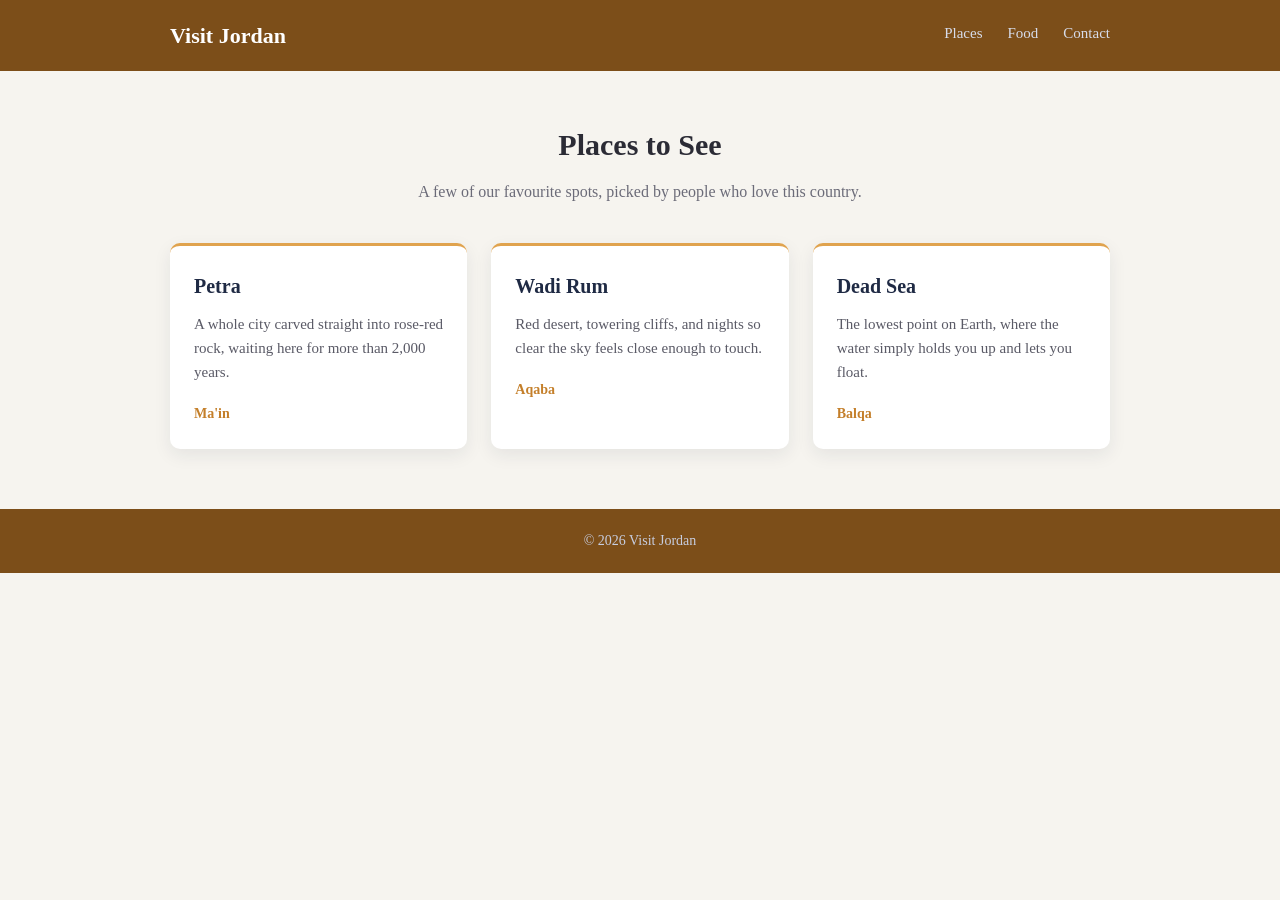
<file: task3/anas-alomoush/index.html>
<!DOCTYPE html>
<html lang="en">
<head>
  <meta charset="UTF-8">
  <meta name="viewport" content="width=device-width, initial-scale=1.0">
  <title>Visit Jordan</title>
  <link rel="stylesheet" href="style.css">
</head>
<body>
  <header class="site-header">
    <div class="container header-inner">
      <h1 class="brand">Visit Jordan</h1>
      <nav class="nav">
        <a href="#">Places</a>
        <a href="#">Food</a>
        <a href="#">Contact</a>
      </nav>
    </div>
  </header>

  <main class="container">
    <h2 class="section-title">Places to See</h2>
    <p class="section-subtitle">A few of our favourite spots, picked by people who love this country.</p>

    <div class="cards">
      <article class="card">
        <h3 class="card-title">Petra</h3>
        <p class="card-text">A whole city carved straight into rose-red rock, waiting here for more than 2,000 years.</p>
        <a class="card-link" href="#">Ma'in</a>
      </article>

      <article class="card">
        <h3 class="card-title">Wadi Rum</h3>
        <p class="card-text">Red desert, towering cliffs, and nights so clear the sky feels close enough to touch.</p>
        <a class="card-link" href="#">Aqaba</a>
      </article>

      <article class="card">
        <h3 class="card-title">Dead Sea</h3>
        <p class="card-text">The lowest point on Earth, where the water simply holds you up and lets you float.</p>
        <a class="card-link" href="#">Balqa</a>
      </article>
    </div>
  </main>
  
  <footer class="site-footer">
    <p>&copy; 2026 Visit Jordan</p>
  </footer>
</body>
</html>
</file>
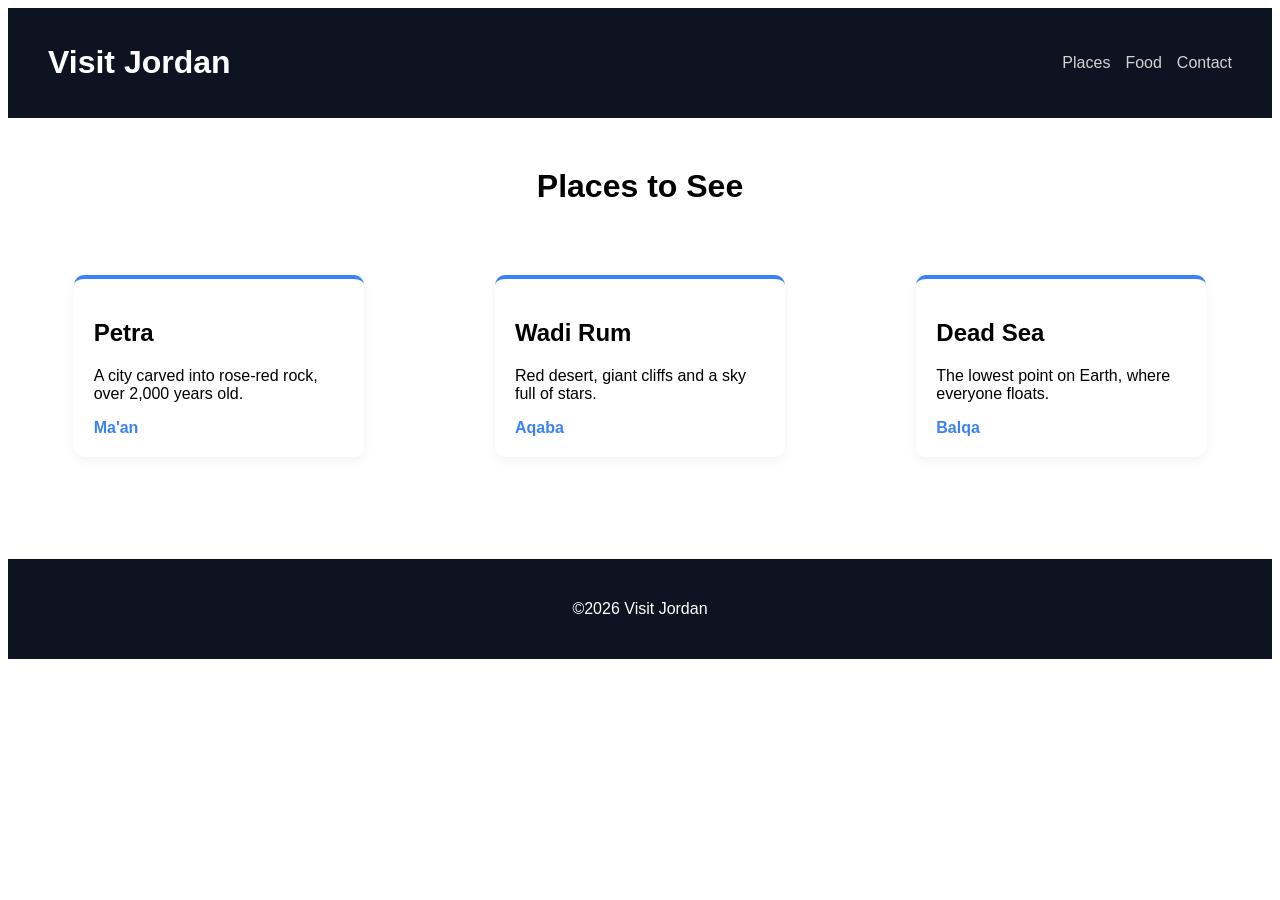
<file: task3/suleiman_dajani/index.html>
<html lang="en">
<head>
  <meta charset="UTF-8">
  <meta name="viewport" content="width=device-width, initial-scale=1.0">
  <title>Visit Jordan</title>
  <link rel="stylesheet" href="style.css">
</head>

<body>

<header class="navbar">
  <h1 class="logo">Visit Jordan</h1>
  <span class="nav-links">
    <a href="https://international.visitjordan.com/where-to-go/" class="links">Places</a>
    <a href="https://international.visitjordan.com/page/13/feasting-in-jordan/" class="links">Food</a>
    <a href="https://international.visitjordan.com/page/25/contact-us/" class="links">Contact</a>
  </span>
</header>

<main>
    <h1 class="title">Places to See</h1>

    <div class="cards-container">
      <div class="card">
        <h2>Petra</h2>
        <p>A city carved into rose-red rock, over 2,000 years old.</p>
        <a class="location" href="https://en.wikipedia.org/wiki/Ma%27an">Ma'an</a>
      </div>

      <div class="card">
        <h2>Wadi Rum</h2>
        <p>Red desert, giant cliffs and a sky full of stars.</p>
        <a class="location" href="https://ar.visitjordan.com/wheretogo/aqaba/">Aqaba</a>
      </div>

      <div class="card">
        <h2>Dead Sea</h2>
        <p>The lowest point on Earth, where everyone floats.</p>
        <a class="location" href="https://welcomejordan.com/about-jordan/jordan-cities/al-balqa-city">Balqa</a>
      </div>
    </div>
</main>

<footer class="footer">
    <p class="copyright">&copy;2026 Visit Jordan</p>
</footer>

</body>
</html>
</file>
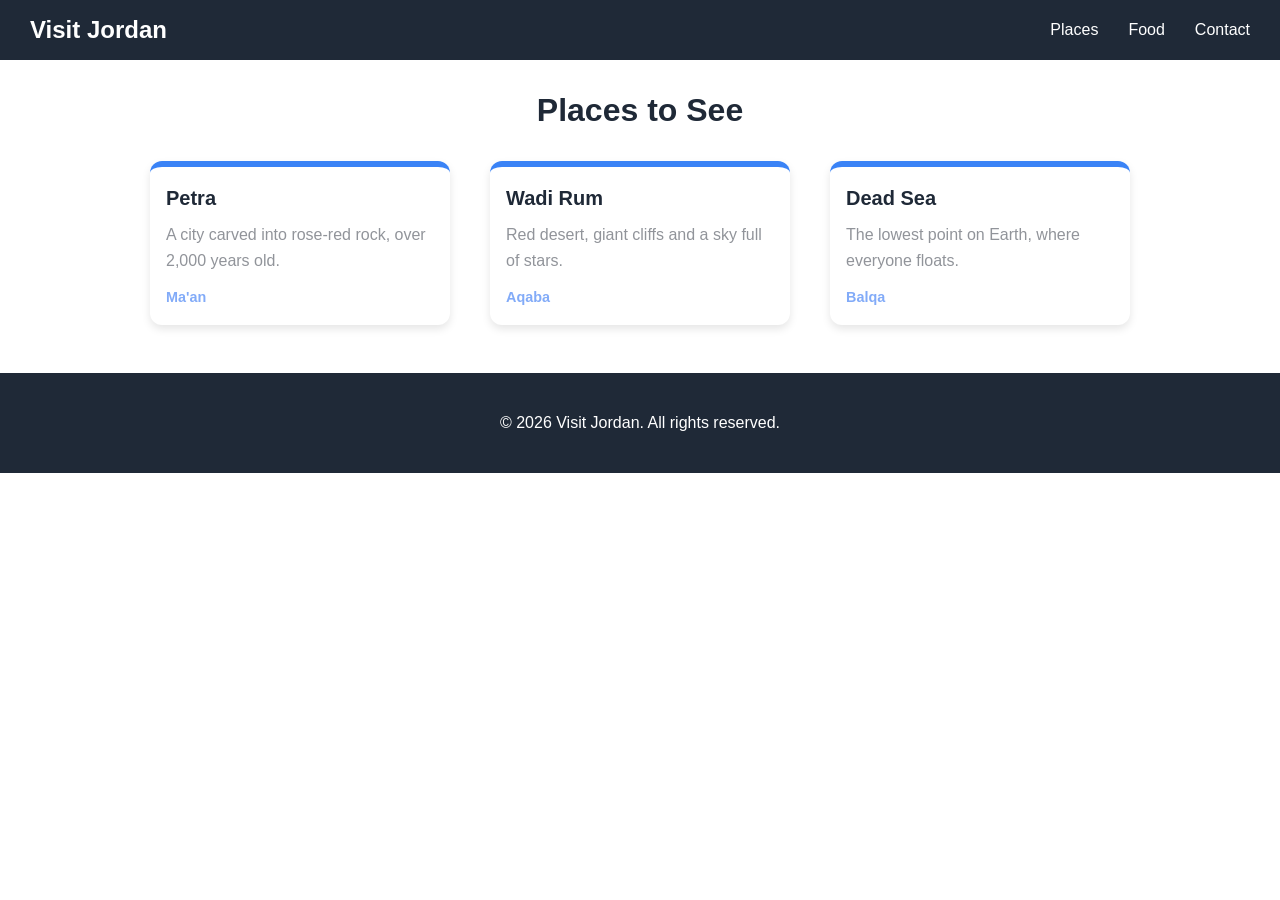
<file: task-3/abdulnour-abdulrahman/GitTask.html>
<!doctype html>
<html lang="en">
  <head>
    <meta charset="UTF-8" />
    <meta name="viewport" content="width=device-width, initial-scale=1.0" />

    <meta
      name="description"
      content="Discover Jordan's most iconic destinations, from Petra to Wadi Rum and the Dead Sea."
    />

    <title>Visit Jordan | Discover the Kingdom</title>

    <link rel="stylesheet" href="GitDesign.css" />
  </head>

  <body>
    <header>
      <nav class="navbar" aria-label="Main navigation">
        <a class="navbar__logo" href="#" aria-label="Visit Jordan home">
          Visit Jordan
        </a>

        <ul class="navbar__links">
          <li><a href="#places">Places</a></li>
          <li><a href="#food">Food</a></li>
          <li><a href="#contact">Contact</a></li>
        </ul>
      </nav>
    </header>

    <main>
      <section class="destinations" id="places">
        <div class="section-heading">
          <h1>Places to See</h1>
        </div>

        <div class="destinations__grid">
          <article class="destination-card">
            <h2 class="destination-card__title">Petra</h2>

            <p class="destination-card__description">
              A city carved into rose-red rock, over 2,000 years old.
            </p>

            <span class="destination-card__location">Ma'an</span>
          </article>

          <article class="destination-card">
            <h2 class="destination-card__title">Wadi Rum</h2>

            <p class="destination-card__description">
              Red desert, giant cliffs and a sky full of stars.
            </p>

            <span class="destination-card__location">Aqaba</span>
          </article>

          <article class="destination-card">
            <h2 class="destination-card__title">Dead Sea</h2>

            <p class="destination-card__description">
              The lowest point on Earth, where everyone floats.
            </p>

            <span class="destination-card__location">Balqa</span>
          </article>
        </div>
      </section>
    </main>

    <footer class="footer" id="contact">
      <p>&copy; 2026 Visit Jordan. All rights reserved.</p>
    </footer>
  </body>
</html>
</file>
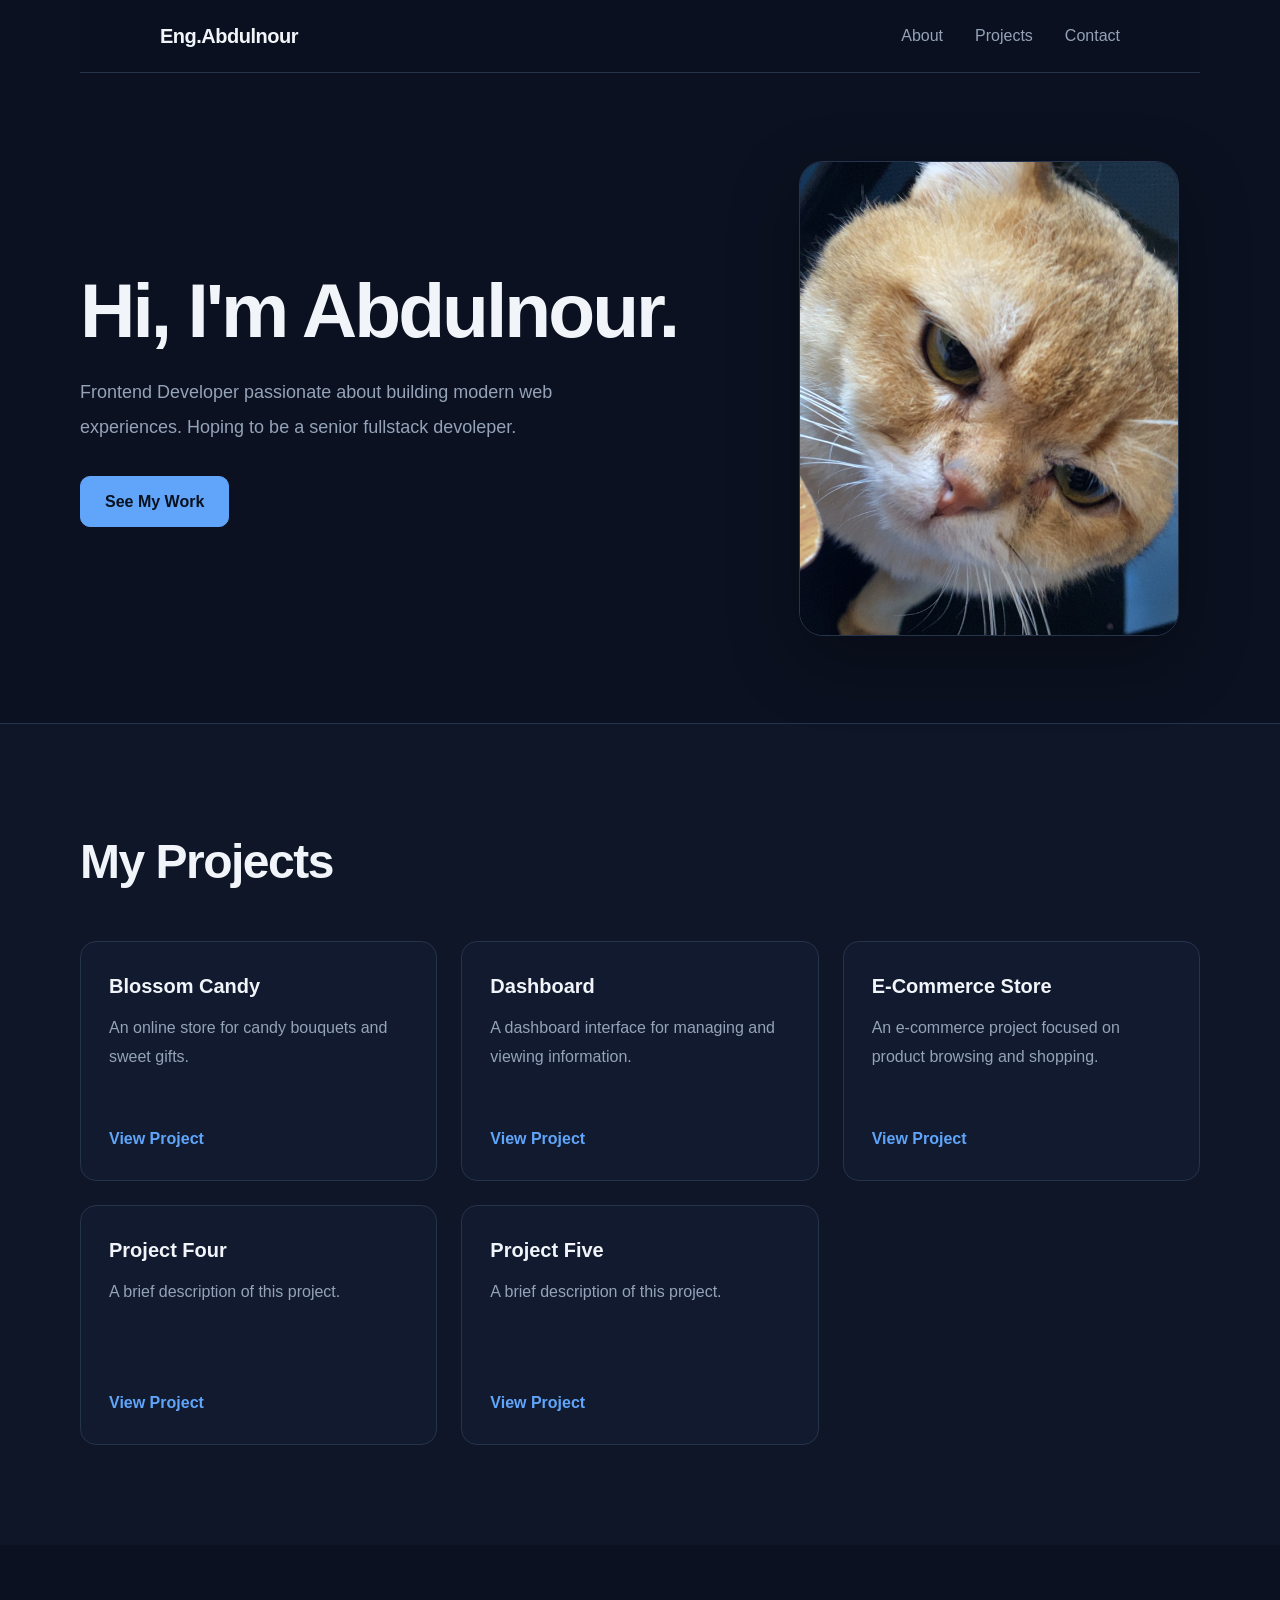
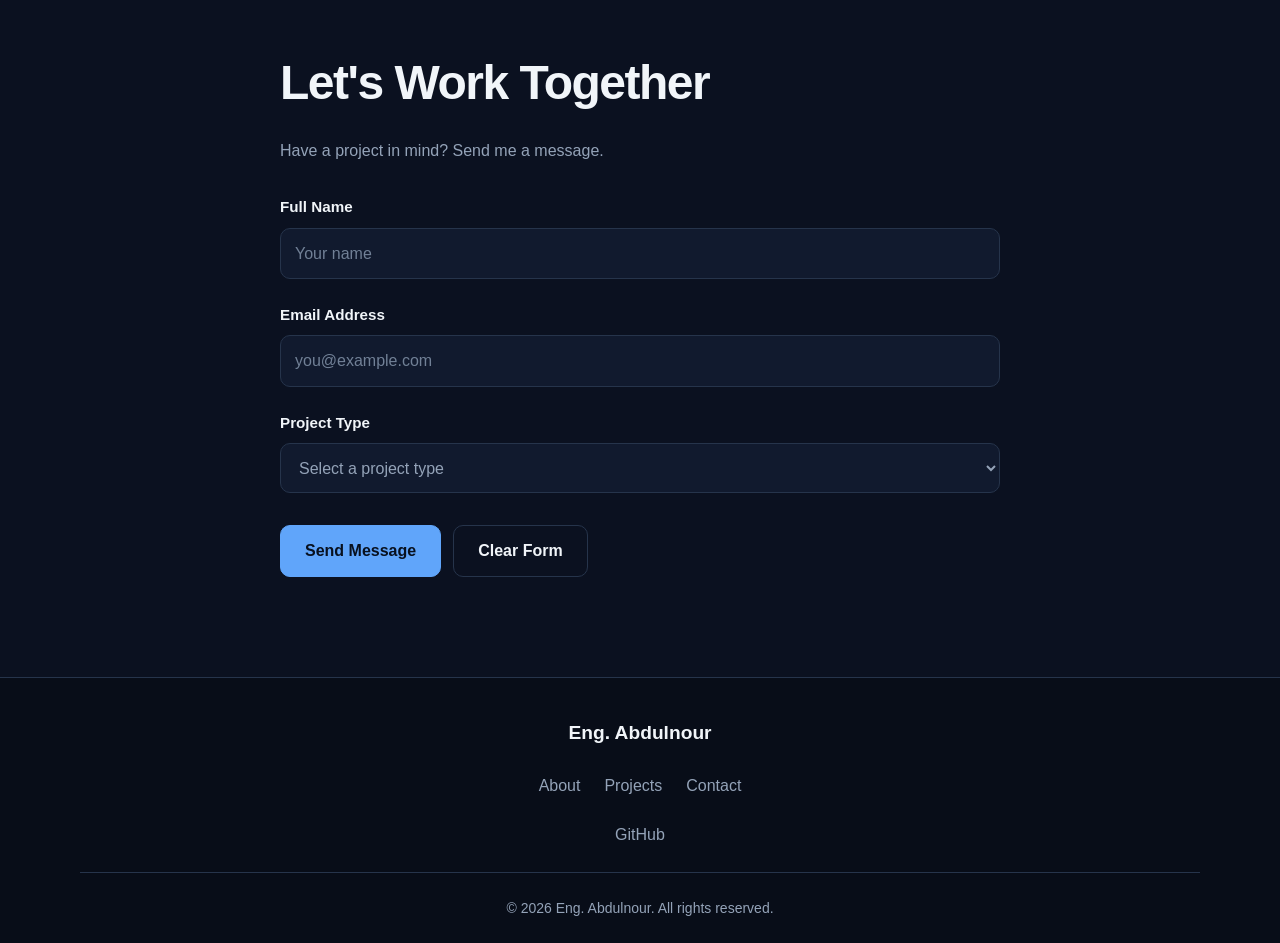
<file: task-3/abdulnour-abdulrahman/portfolio.html>
<!doctype html>
<html lang="en">
  <head>
    <meta charset="UTF-8" />
    <meta name="viewport" content="width=device-width, initial-scale=1.0" />
    <title>My Humble Task :)</title>
    <link rel="stylesheet" href="./design.css" />
  </head>
  <body>
    <nav class="navBar" aria-label="Main navigation">
      <a class="navBrand" href="#home">Eng.Abdulnour</a>
      <ul class="navLinks">
        <li><a href="#home">About</a></li>
        <li><a href="#projects">Projects</a></li>
        <li><a href="#contact">Contact</a></li>
      </ul>
    </nav>

    <section class="hero" id="home">
      <div class="leftSide">
        <div class="introduction">
          <h1>Hi, I'm Abdulnour.</h1>
          <p>
            Frontend Developer passionate about building modern web experiences.
            Hoping to be a senior fullstack devoleper.
          </p>
        </div>

        <div class="heroActions">
          <a class="heroCta" href="#projects">See My Work</a>
        </div>
      </div>

      <div class="rightSide">
        <img class="heroImage" src="./micky.jpeg" alt="Portrait of Abdulnour" />
      </div>
    </section>

    <section
      class="projectsSection"
      id="projects"
      aria-labelledby="projectsTitle"
    >
      <div class="projectsContainer">
        <h2 id="projectsTitle">My Projects</h2>

        <div class="projectsGrid">
          <article class="projectCard">
            <h3>Blossom Candy</h3>
            <p>An online store for candy bouquets and sweet gifts.</p>
            <a
              href="https://blossom-vkle.vercel.app/"
              target="_blank"
              rel="noopener noreferrer"
            >
              View Project
            </a>
          </article>

          <article class="projectCard">
            <h3>Dashboard</h3>
            <p>A dashboard interface for managing and viewing information.</p>
            <a
              href="https://dash-project-lime.vercel.app/"
              target="_blank"
              rel="noopener noreferrer"
            >
              View Project
            </a>
          </article>

          <article class="projectCard">
            <h3>E-Commerce Store</h3>
            <p>
              An e-commerce project focused on product browsing and shopping.
            </p>
            <a
              href="https://eco-lek7.vercel.app/"
              target="_blank"
              rel="noopener noreferrer"
            >
              View Project
            </a>
          </article>

          <article class="projectCard">
            <h3>Project Four</h3>
            <p>A brief description of this project.</p>
            <a href="#demoLink">View Project</a>
          </article>

          <article class="projectCard">
            <h3>Project Five</h3>
            <p>A brief description of this project.</p>
            <a href="#demoLink">View Project</a>
          </article>
        </div>
      </div>
    </section>

    <section class="contactSection" id="contact" aria-labelledby="contactTitle">
      <div class="contactContainer">
        <h2 id="contactTitle">Let's Work Together</h2>
        <p>Have a project in mind? Send me a message.</p>

        <form class="contactForm" action="#" method="post">
          <div class="formGroup">
            <label for="contactName">Full Name</label>
            <input
              type="text"
              id="contactName"
              name="name"
              placeholder="Your name"
              autocomplete="name"
              required
            />
          </div>

          <div class="formGroup">
            <label for="contactEmail">Email Address</label>
            <input
              type="email"
              id="contactEmail"
              name="email"
              placeholder="you@example.com"
              autocomplete="email"
              required
            />
          </div>

          <div class="formGroup">
            <label for="projectSelector">Project Type</label>
            <select id="projectSelector" name="projectType" required>
              <option value="" disabled selected>Select a project type</option>
              <option value="website">Website Development</option>
              <option value="ecommerce">E-Commerce</option>
              <option value="dashboard">Dashboard Development</option>
              <option value="other">Other</option>
            </select>
          </div>

          <div class="formActions">
            <button type="submit" class="submitButton">Send Message</button>
            <button type="reset" class="resetButton">Clear Form</button>
          </div>
        </form>
      </div>
    </section>

    <footer class="siteFooter">
      <div class="footerContainer">
        <a class="footerBrand" href="#home">Eng. Abdulnour</a>

        <nav class="footerLinks" aria-label="Footer navigation">
          <a href="#home">About</a>
          <a href="#projects">Projects</a>
          <a href="#contact">Contact</a>
        </nav>

        <div class="socialLinks">
          <a
            href="https://github.com/x-239"
            target="_blank"
            rel="noopener noreferrer"
            aria-label="GitHub profile"
          >
            GitHub
          </a>
        </div>

        <p class="footerCopyright">
          &copy; 2026 Eng. Abdulnour. All rights reserved.
        </p>
      </div>
    </footer>
  </body>
</html>
</file>
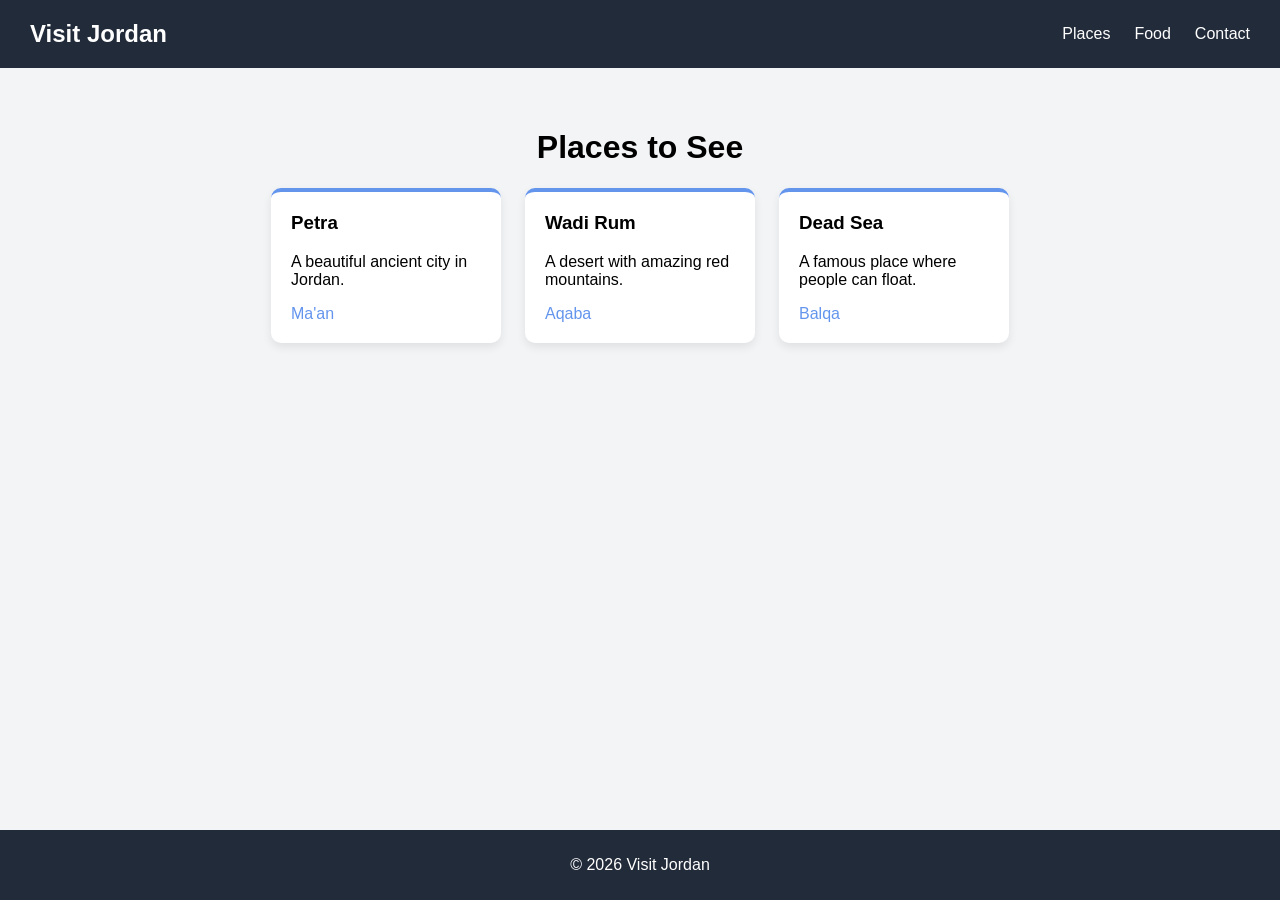
<file: task-3/aram-al-mestarehi/task3.html>
<!DOCTYPE html>
<html lang="en">
<head>
    <meta charset="UTF-8">
    <meta name="viewport" content="width=device-width, initial-scale=1.0">
    <title>Visit Jordan</title>
    <link rel="stylesheet" href="style.css">
</head>
<body>

    <nav class="navbar">
        <h2>Visit Jordan</h2>

        <div class="nav-links">
            <a href="#">Places</a>
            <a href="#">Food</a>
            <a href="#">Contact</a>
        </div>
    </nav>
<main>
    <h1>Places to See</h1>

    <div class="cards">
        <div class="card">
            <h3>Petra</h3>
            <p>A beautiful ancient city in Jordan.</p>
            <a href="#">Ma'an</a>
        </div>

        <div class="card">
            <h3>Wadi Rum</h3>
            <p>A desert with amazing red mountains.</p>
            <a href="#">Aqaba</a>
        </div>

        <div class="card">
            <h3>Dead Sea</h3>
            <p>A famous place where people can float.</p>
            <a href="#">Balqa</a>
        </div>
    </div>
</main>
<footer>
    <p>© 2026 Visit Jordan</p>
</footer>
</body>
</html>
</file>
<file: task3/anas-alomoush/style.css>
* {
  margin: 0;
  padding: 0;
  box-sizing: border-box;
}

body {
  background-color: #f6f4ef;
  color: #2b2b35;
  line-height: 1.6;
}

.container {
  max-width: 980px;
  margin: 0 auto;
  padding: 0 20px;
}

/* Header */
.site-header {
  background-color: #7c4e19;
  color: #ffffff;
  padding: 18px 0;
}

.header-inner {
  display: flex;
  align-items: center;
  justify-content: space-between;
}

.brand {
  font-size: 22px;
  font-weight: 700;
}

.nav {
  display: flex;
  gap: 25px;
}

.nav a {
  color: #d7dcea;
  text-decoration: none;
  font-size: 15px;
  padding-bottom: 3px;
  border-bottom: 2px solid transparent;
  transition: color 0.2s ease;
}

.nav a:hover {
  color: #ffffff;
  border-color: #e0a34e;
}

/* Section */
.section-title {
  text-align: center;
  font-size: 30px;
  font-weight: 700;
  margin: 50px 0 10px;
}

.section-subtitle {
  text-align: center;
  color: #6b6b78;
  font-size: 16px;
  margin-bottom: 38px;
}

/* Cards */
.cards {
  display: flex;
  justify-content: center;
  gap: 24px;
  margin-bottom: 60px;
}

.card {
  flex: 1;
  background-color: #ffffff;
  border-top: 3px solid #e0a34e;
  border-radius: 10px;
  padding: 24px;
  box-shadow: 0 6px 18px rgba(31, 42, 68, 0.08);
}

.card-title {
  font-size: 20px;
  font-weight: 700;
  margin-bottom: 10px;
  color: #1f2a44;
}

.card-text {
  font-size: 15px;
  color: #5a5a66;
  margin-bottom: 16px;
}

.card-link {
  display: inline-block;
  color: #c47f2a;
  text-decoration: none;
  font-size: 14px;
  font-weight: 600;
}

.card-link:hover {
  text-decoration: underline;
}

/* Footer */
.site-footer {
  display: flex;
  justify-content: center;
  align-items: center;
  height: 64px;
  background-color: #7c4e19;
  color: #c7cde0;
  font-size: 14px;
}

.visually-hidden {
  display: none;
}

/* Responsive */
@media (max-width: 760px) {
  .cards {
    flex-direction: column;
  }
}
</file>
<file: task3/suleiman_dajani/style.css>
* {
  font-family: Arial, sans-serif;
}

.navbar {
  background-color: #0d1321;
  padding: 15px 40px;
  display: flex;
  justify-content: space-between;
  align-items: center;
}

.logo {
  font-weight: bold;
  color: white;
}

.nav-links {
  display: flex;
  gap: 15px;
}

.links {
  color: rgb(212, 210, 210);
  text-decoration: none;
}

.title {
  margin-top: 50px;
  text-align: center;
  font-size: 2rem;
  
}

.cards-container {
  margin-top: 70px;
  display: flex;
  justify-content: space-around;
}

.card {
  border-radius: 10px;
  padding: 20px;
  border-top: 4px solid #3b82f6;
  box-shadow: 0 4px 12px rgba(0, 0, 0, 0.05);
  width: 250px;
}

.location {
  text-decoration: none;
  color:#3b82f6;
  font-weight: bold;
}

.footer {
  margin-top: 102px;
  background-color: #0d1321;
  display: flex;
  justify-content: center;
  align-items: center; 
  height: 100px;
}

.copyright {
  color: white;
}
</file>
<file: task-3/abdulnour-abdulrahman/GitDesign.css>
:root {
  --color-primary: #1f2937;
  --color-accent: #3a83f6;
  --color-location: #82abf8;
  --color-text-muted: #91949a;
  --color-surface: #ffffff;

  --radius-card: 12px;
  --shadow-card: 0 4px 8px rgb(0 0 0 / 10%);

  --font-body: "Segoe UI", Tahoma, Geneva, Verdana, sans-serif;
  --font-navigation: Arial, sans-serif;
}

* {
  box-sizing: border-box;
}

body {
  margin: 0;
  font-family: var(--font-body);
  color: var(--color-primary);
}

a {
  color: inherit;
  text-decoration: none;
}

a:focus-visible {
  outline: 2px solid var(--color-accent);
  outline-offset: 4px;
}

/* ---------- Navigation ---------- */

.navbar {
  display: flex;
  justify-content: space-between;
  align-items: center;
  gap: 24px;
  padding: 16px 30px;
  background-color: var(--color-primary);
  font-family: var(--font-navigation);
}

.navbar__logo {
  color: var(--color-surface);
  font-size: 1.5rem;
  font-weight: 700;
}

.navbar__links {
  display: flex;
  flex-wrap: wrap;
  gap: 30px;
  margin: 0;
  padding: 0;
  list-style: none;
}

.navbar__links a {
  color: var(--color-surface);
  transition: opacity 0.2s ease;
}

.navbar__links a:hover {
  opacity: 0.75;
}

/* ---------- Destinations ---------- */

.destinations {
  padding: 32px 24px 48px;
}

.section-heading {
  margin-bottom: 32px;
  text-align: center;
}

.section-heading h1 {
  margin: 0;
  font-size: 2rem;
}

.destinations__grid {
  display: grid;
  grid-template-columns: repeat(3, minmax(0, 300px));
  justify-content: center;
  gap: 40px;
}

/* One reusable style for every destination card */

.destination-card {
  display: flex;
  flex-direction: column;
  align-items: flex-start;
  padding: 20px 16px;
  border-radius: var(--radius-card);
  border-top: 6px solid var(--color-accent);
  background-color: var(--color-surface);
  box-shadow: var(--shadow-card);
  transition:
    transform 0.2s ease,
    box-shadow 0.2s ease;
}

.destination-card:hover {
  transform: translateY(-4px);
  box-shadow: 0 8px 16px rgb(0 0 0 / 12%);
}

.destination-card__title {
  margin: 0 0 12px;
  font-size: 1.25rem;
}

.destination-card__description {
  margin: 0 0 16px;
  color: var(--color-text-muted);
  line-height: 1.6;
}

.destination-card__location {
  margin-top: auto;
  color: var(--color-location);
  font-size: 0.9rem;
  font-weight: 600;
}

/* ---------- Footer ---------- */

.footer {
  display: flex;
  justify-content: center;
  align-items: center;
  min-height: 100px;
  padding: 24px;
  background-color: var(--color-primary);
  color: var(--color-surface);
  text-align: center;
}

.footer p {
  margin: 0;
}

/* ---------- Responsive layout ---------- */

@media (max-width: 900px) {
  .destinations__grid {
    grid-template-columns: repeat(2, minmax(0, 300px));
    gap: 24px;
  }
}

@media (max-width: 600px) {
  .navbar {
    flex-direction: column;
    gap: 16px;
    padding: 20px;
  }

  .navbar__links {
    justify-content: center;
    gap: 20px;
  }

  .destinations__grid {
    grid-template-columns: minmax(0, 1fr);
  }

  .destinations {
    padding-inline: 20px;
  }
}

@media (prefers-reduced-motion: reduce) {
  *,
  *::before,
  *::after {
    scroll-behavior: auto !important;
    transition-duration: 0.01ms !important;
  }
}
</file>
<file: task-3/abdulnour-abdulrahman/design.css>
:root {
    --colorBg: #0b1120;
    --colorSurface: #111a2e;
    --colorSurfaceHover: #17233b;
    --colorPrimary: #60a5fa;
    --colorPrimaryHover: #3b82f6;
    --colorText: #f1f5f9;
    --colorTextMuted: #94a3b8;
    --colorBorder: #26344b;

    --fontMain: Arial, Helvetica, sans-serif;

    --containerWidth: 1120px;
    --sectionSpacing: 100px;
    --borderRadius: 16px;

    --transitionFast: 180ms ease;
}

* {
    box-sizing: border-box;
    margin: 0;
    padding: 0;
}

html {
    scroll-behavior: smooth;
    scroll-padding-top: 90px;
}

body {
    min-width: 320px;
    background-color: var(--colorBg);
    color: var(--colorText);
    font-family: var(--fontMain);
    line-height: 1.6;
}

img {
    display: block;
    max-width: 100%;
}

a {
    color: inherit;
    text-decoration: none;
}

button,
input,
select {
    font: inherit;
}

button,
a,
input,
select {
    -webkit-tap-highlight-color: transparent;
}

a:focus-visible,
button:focus-visible,
input:focus-visible,
select:focus-visible {
    outline: 3px solid var(--colorPrimary);
    outline-offset: 4px;
}

::selection {
    background-color: var(--colorPrimary);
    color: var(--colorBg);
}


.navBar,
.hero,
.projectsSection,
.contactSection,
.contactCard,
.siteFooter {
    width: 100%;
}

.navBar,
.projectsContainer,
.contactContainer,
.footerContainer {
    width: min(100% - 48px, var(--containerWidth));
    margin-inline: auto;
}

.projectsSection,
.contactSection,
.contactCard {
    padding-block: var(--sectionSpacing);
}

.navBar {
    position: sticky;
    top: 0;
    z-index: 100;
    display: flex;
    align-items: center;
    justify-content: space-between;
    gap: 32px;

    padding: 20px max(24px, calc((100% - var(--containerWidth)) / 2));

    background-color: rgb(11 17 32 / 90%);
    border-bottom: 1px solid var(--colorBorder);
    backdrop-filter: blur(16px);
}

.navBrand,
.name {
    color: var(--colorText);
    font-size: 1.25rem;
    font-weight: 700;
    letter-spacing: -0.5px;
}

.navLinks {
    display: flex;
    align-items: center;
    gap: 32px;
    list-style: none;
}

.navLinks a,
.footerLinks a,
.socialLinks a {
    color: var(--colorTextMuted);
    transition: color var(--transitionFast);
}

.navLinks a:hover,
.footerLinks a:hover,
.socialLinks a:hover {
    color: var(--colorPrimary);
}

.hero {
    display: grid;
    grid-template-columns: minmax(0, 1.2fr) minmax(0, 0.8fr);
    align-items: center;
    gap: 64px;

    width: min(100% - 48px, var(--containerWidth));
    min-height: 650px;
    margin-inline: auto;
    padding-block: 80px;
}

.leftSide {
    min-width: 0;
}

.introduction {
    max-width: 620px;
}

.introduction h1 {
    margin-bottom: 24px;
    font-size: clamp(2.75rem, 6vw, 5rem);
    font-weight: 800;
    line-height: 1.08;
    letter-spacing: -3px;
}

.introduction p {
    max-width: 520px;
    margin-bottom: 32px;
    color: var(--colorTextMuted);
    font-size: 1.125rem;
    line-height: 1.9;
}

.heroActions {
    display: flex;
    flex-wrap: wrap;
    align-items: center;
    gap: 16px;
}

.heroCta,
.submitButton {
    display: inline-flex;
    align-items: center;
    justify-content: center;
    min-height: 48px;
    padding: 12px 24px;

    border: 1px solid var(--colorPrimary);
    border-radius: 10px;
    background-color: var(--colorPrimary);
    color: #08111f;

    font-weight: 700;
    cursor: pointer;
    transition:
        background-color var(--transitionFast),
        border-color var(--transitionFast),
        transform var(--transitionFast);
}

.heroCta:hover,
.submitButton:hover {
    border-color: var(--colorPrimaryHover);
    background-color: var(--colorPrimaryHover);
    transform: translateY(-2px);
}

.heroSecondaryCta {
    display: inline-flex;
    align-items: center;
    justify-content: center;
    min-height: 48px;
    padding: 12px 24px;

    border: 1px solid var(--colorBorder);
    border-radius: 10px;
    color: var(--colorText);

    font-weight: 600;
    transition:
        background-color var(--transitionFast),
        border-color var(--transitionFast);
}

.heroSecondaryCta:hover {
    border-color: var(--colorPrimary);
    background-color: var(--colorSurface);
}

.rightSide {
    display: flex;
    justify-content: center;
    min-width: 0;
}

.heroImage {
    width: 100%;
    max-width: 380px;
    aspect-ratio: 4 / 5;
    object-fit: cover;

    border: 1px solid var(--colorBorder);
    border-radius: 24px;
    background-color: var(--colorSurface);
    box-shadow: 0 24px 70px rgb(0 0 0 / 30%);
}


.projectsSection {
    border-top: 1px solid var(--colorBorder);
    background-color: #0e1627;
}

.projectsContainer h2,
.contactContainer h2 {
    margin-bottom: 16px;
    font-size: clamp(2rem, 4vw, 3rem);
    font-weight: 800;
    letter-spacing: -1.5px;
}

.projectsGrid {
    display: grid;
    grid-template-columns: repeat(3, minmax(0, 1fr));
    gap: 24px;
    margin-top: 40px;
}

.projectCard {
    display: flex;
    flex-direction: column;
    align-items: flex-start;
    min-width: 0;
    min-height: 240px;
    padding: 28px;

    border: 1px solid var(--colorBorder);
    border-radius: var(--borderRadius);
    background-color: var(--colorSurface);

    transition:
        transform var(--transitionFast),
        border-color var(--transitionFast),
        background-color var(--transitionFast);
}

.projectCard:hover {
    transform: translateY(-5px);
    border-color: var(--colorPrimary);
    background-color: var(--colorSurfaceHover);
}

.projectCard h3 {
    margin-bottom: 12px;
    font-size: 1.25rem;
    font-weight: 700;
}

.projectCard p {
    margin-bottom: 24px;
    color: var(--colorTextMuted);
    line-height: 1.8;
}

.projectCard a {
    margin-top: auto;
    color: var(--colorPrimary);
    font-weight: 700;
}

.projectCard a:hover {
    text-decoration: underline;
    text-underline-offset: 5px;
}

.contactSection,
.contactCard {
    background-color: var(--colorBg);
}

.contactContainer {
    max-width: 720px;
}

.contactContainer>p {
    margin-bottom: 32px;
    color: var(--colorTextMuted);
}

.contactForm,
.contactCard form {
    display: flex;
    flex-direction: column;
    gap: 24px;
}

.formGroup {
    display: flex;
    flex-direction: column;
    gap: 8px;
}

.formGroup label,
.contactCard label {
    color: var(--colorText);
    font-size: 0.95rem;
    font-weight: 600;
}

.formGroup input,
.formGroup select,
.contactCard input,
.contactCard select {
    width: 100%;
    min-height: 50px;
    padding: 12px 14px;

    border: 1px solid var(--colorBorder);
    border-radius: 10px;
    background-color: var(--colorSurface);
    color: var(--colorText);

    transition: border-color var(--transitionFast);
}

.formGroup input::placeholder,
.contactCard input::placeholder {
    color: #718096;
}

.formGroup input:focus,
.formGroup select:focus,
.contactCard input:focus,
.contactCard select:focus {
    border-color: var(--colorPrimary);
    outline: none;
}

.formGroup select:invalid,
.contactCard select:invalid {
    color: var(--colorTextMuted);
}

.formActions {
    display: flex;
    flex-wrap: wrap;
    gap: 12px;
    margin-top: 8px;
}

.resetButton {
    display: inline-flex;
    align-items: center;
    justify-content: center;
    min-height: 48px;
    padding: 12px 24px;

    border: 1px solid var(--colorBorder);
    border-radius: 10px;
    background-color: transparent;
    color: var(--colorText);

    font-weight: 600;
    cursor: pointer;
    transition:
        background-color var(--transitionFast),
        border-color var(--transitionFast);
}

.resetButton:hover {
    border-color: var(--colorTextMuted);
    background-color: var(--colorSurface);
}


.siteFooter {
    padding-block: 40px 24px;
    border-top: 1px solid var(--colorBorder);
    background-color: #080d18;
}

.footerContainer {
    display: flex;
    flex-direction: column;
    align-items: center;
    gap: 24px;
    text-align: center;
}

.footerBrand {
    font-size: 1.2rem;
    font-weight: 700;
}

.footerLinks,
.socialLinks {
    display: flex;
    flex-wrap: wrap;
    justify-content: center;
    gap: 24px;
}

.footerCopyright {
    width: 100%;
    padding-top: 24px;
    border-top: 1px solid var(--colorBorder);
    color: var(--colorTextMuted);
    font-size: 0.875rem;
}


@media (max-width: 900px) {
    :root {
        --sectionSpacing: 76px;
    }

    .hero {
        grid-template-columns: minmax(0, 1fr) minmax(0, 0.8fr);
        gap: 36px;
        min-height: 560px;
    }

    .introduction h1 {
        letter-spacing: -2px;
    }

    .projectsGrid {
        grid-template-columns: repeat(2, minmax(0, 1fr));
    }
}

@media (max-width: 640px) {
    :root {
        --sectionSpacing: 60px;
    }

    .navBar,
    .projectsContainer,
    .contactContainer,
    .footerContainer {
        width: min(100% - 32px, var(--containerWidth));
    }

    .navBar {
        flex-wrap: wrap;
        justify-content: center;
        gap: 16px;
        padding: 16px;
    }

    .navLinks {
        flex-wrap: wrap;
        justify-content: center;
        gap: 20px;
        font-size: 0.9rem;
    }

    .hero {
        grid-template-columns: minmax(0, 1fr);
        gap: 40px;
        min-height: auto;
        padding-block: 64px;
    }

    .leftSide {
        order: 1;
    }

    .rightSide {
        order: 0;
    }

    .heroImage {
        max-width: 280px;
    }

    .introduction h1 {
        font-size: clamp(2.5rem, 11vw, 3.5rem);
        letter-spacing: -1.5px;
    }

    .introduction p {
        font-size: 1rem;
    }

    .heroActions {
        align-items: stretch;
    }

    .heroCta,
    .heroSecondaryCta {
        flex: 1;
    }

    .projectsGrid {
        grid-template-columns: minmax(0, 1fr);
        gap: 16px;
    }

    .projectCard {
        min-height: 210px;
        padding: 24px;
    }

    .formActions {
        flex-direction: column;
    }

    .submitButton,
    .resetButton {
        width: 100%;
    }
}

@media (prefers-reduced-motion: reduce) {

    *,
    *::before,
    *::after {
        scroll-behavior: auto !important;
        animation-duration: 0.01ms !important;
        animation-iteration-count: 1 !important;
        transition-duration: 0.01ms !important;
    }
}


html,
body {
    width: 100%;
    max-width: 100%;
    overflow-x: clip;
}

img {
    height: auto;
}

@media (max-width: 768px) {
    .navBar {
        gap: 16px;
    }

    .navLinks {
        gap: 18px;
    }

    .hero {
        grid-template-columns: minmax(0, 1fr);
        gap: 36px;
        min-height: auto;
        padding-block: 48px;
    }

    .leftSide {
        order: 1;
    }

    .rightSide {
        order: 0;
    }

    .introduction {
        max-width: 100%;
    }

    .introduction h1 {
        font-size: clamp(2.25rem, 8vw, 3.5rem);
        line-height: 1.12;
        overflow-wrap: anywhere;
    }

    .introduction p {
        font-size: 1rem;
    }

    .heroImage {
        width: min(100%, 300px);
    }

    .projectsGrid {
        grid-template-columns: repeat(2, minmax(0, 1fr));
    }
}

@media (max-width: 480px) {
    .navBar {
        padding: 16px;
    }

    .navBrand,
    .name {
        font-size: 1.1rem;
    }

    .navLinks {
        width: 100%;
        gap: 12px 20px;
        font-size: 0.9rem;
    }

    .hero {
        width: calc(100% - 32px);
        padding-block: 36px 48px;
    }

    .introduction h1 {
        font-size: clamp(2rem, 9vw, 2.75rem);
        letter-spacing: -1px;
    }

    .heroActions {
        flex-direction: column;
        align-items: stretch;
    }

    .heroCta,
    .heroSecondaryCta {
        width: 100%;
    }

    .heroImage {
        max-width: 240px;
        border-radius: 18px;
    }

    .projectsSection,
    .contactSection,
    .contactCard {
        padding-block: 48px;
    }

    .projectsGrid {
        grid-template-columns: minmax(0, 1fr);
        gap: 16px;
        margin-top: 28px;
    }

    .projectCard {
        min-height: 190px;
        padding: 22px;
    }

    .projectsContainer h2,
    .contactContainer h2 {
        font-size: 2rem;
        letter-spacing: -1px;
    }

    .contactForm,
    .contactCard form {
        gap: 18px;
    }

    .formActions {
        flex-direction: column;
    }

    .submitButton,
    .resetButton {
        width: 100%;
    }

    .footerLinks,
    .socialLinks {
        gap: 16px;
    }

    .footerCopyright {
        font-size: 0.8rem;
    }
}

@media (max-width: 360px) {
    .navLinks {
        gap: 10px;
        font-size: 0.82rem;
    }

    .hero {
        width: calc(100% - 24px);
    }

    .introduction h1 {
        font-size: 2rem;
    }

    .projectCard {
        padding: 18px;
    }
}
</file>
<file: task-3/aram-al-mestarehi/style.css>
* {
    box-sizing: border-box;
}

body {
    margin: 0;
    font-family: Arial, sans-serif;
    background-color: #f3f4f6;
    min-height: 100vh;
    display: flex;
    flex-direction: column;
}

.navbar {
    background-color: #222b3a;
    color: white;
    padding: 20px 30px;
    display: flex;
    justify-content: space-between;
    align-items: center;
}

.navbar h2 {
    margin: 0;
}

.nav-links {
    display: flex;
    gap: 24px;
}

.nav-links a {
    color: white;
    text-decoration: none;
}
main {
    flex: 1;
    text-align: center;
    padding: 40px 20px;
}

.cards {
    display: flex;
    justify-content: center;
    gap: 24px;
}

.card {
    background-color: white;
    padding: 20px;
    width: 230px;
    border-radius: 10px;
    text-align: left;
    box-shadow: 0 4px 10px #00000015;
    border-top: 4px solid #6495ed;
}

.card h3 {
    margin-top: 0;
}

.card a {
    color: #6495ed;
    text-decoration: none;
}
footer {
    background-color: #222b3a;
    color: white;
    height: 70px;
    display: flex;
    justify-content: center;
    align-items: center;
}
</file>
